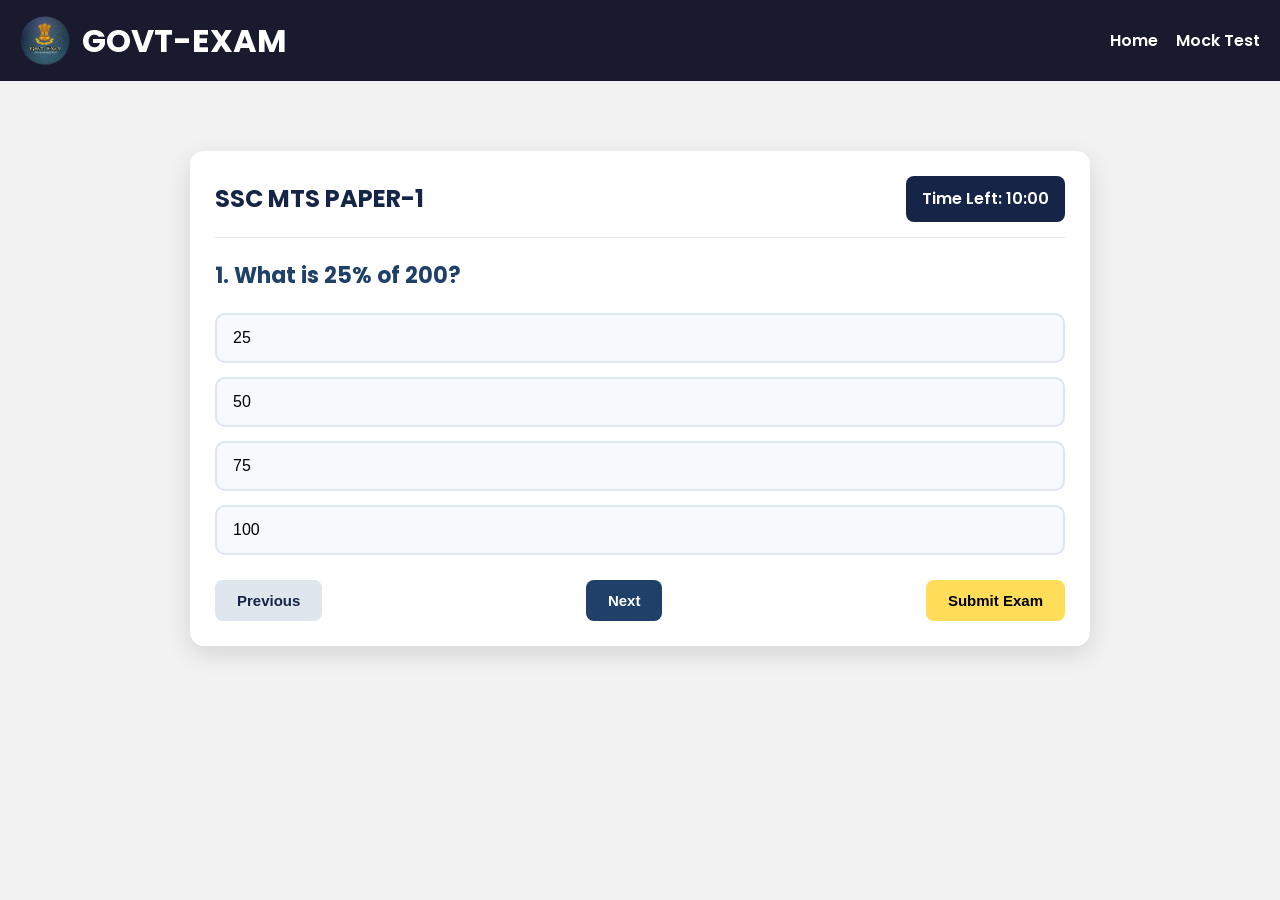
<file: exam.html>
<!DOCTYPE html>
<html lang="en">
<head>
  <meta charset="UTF-8" />
  <meta name="viewport" content="width=device-width, initial-scale=1.0" />
  <title>Mock Test Exam</title>
  <link rel="stylesheet" href="style.css" />
  <link
    href="https://fonts.googleapis.com/css2?family=Poppins:wght@400;600;700&display=swap"
    rel="stylesheet"
  />
</head>
<body>
  <header>
    <div class="logo">
      <img src="images/logo.png" alt="GOVT EXAM Logo" class="site-logo" />
      <h1>GOVT-EXAM</h1>
    </div>

    <nav>
      <a href="index.html">Home</a>
      <a href="index.html#mock-test">Mock Test</a>
    </nav>
  </header>

  <section class="exam-page">
    <div class="exam-card">
      <div class="exam-topbar">
        <div class="exam-title" id="examName">Mock Test</div>
        <div class="exam-timer" id="timer">Time Left: 10:00</div>
      </div>

      <div class="question-box">
        <h2 id="questionText">Question will appear here</h2>
        <div class="options-list" id="optionsList"></div>
      </div>

      <div class="exam-controls">
        <button class="exam-btn prev-btn" id="prevBtn">Previous</button>
        <button class="exam-btn next-btn" id="nextBtn">Next</button>
        <button class="exam-btn submit-btn" id="submitBtn">Submit Exam</button>
      </div>

      <div class="result-box" id="resultBox">
        <h3>Exam Submitted Successfully</h3>
        <p id="scoreText"></p>
      </div>
    </div>
  </section>

  <script>
    const params = new URLSearchParams(window.location.search);
    const exam = params.get("exam") || "ssc-mts-paper-1";
    const lang = params.get("lang") || "english";

    const examNames = {
      "ssc-mts-paper-1": "SSC MTS PAPER-1",
      "ssc-mts-paper-2": "SSC MTS PAPER-2",
      "ssc-mts-gk": "SSC MTS GK",
      "ssc-mts-reasoning": "SSC MTS REASONING",
      "ssc-mts-math": "SSC MTS MATH",

      "ssc-chsl-paper-1": "SSC CHSL PAPER-1",
      "ssc-chsl-paper-2": "SSC CHSL PAPER-2",
      "ssc-chsl-gk": "SSC CHSL GK",
      "ssc-chsl-reasoning": "SSC CHSL REASONING",
      "ssc-chsl-math": "SSC CHSL MATH",

      "ssc-gd-paper-1": "SSC GD PAPER-1",
      "ssc-gd-gk": "SSC GD GK",
      "ssc-gd-reasoning": "SSC GD REASONING",
      "ssc-gd-math": "SSC GD MATH",

      "ssc-cgl-tier-1": "SSC CGL TIER-1",
      "ssc-cgl-tier-2": "SSC CGL TIER-2",
      "ssc-cgl-gk": "SSC CGL GK",
      "ssc-cgl-reasoning": "SSC CGL REASONING",
      "ssc-cgl-math": "SSC CGL MATH",

      "rrb-ntpc-cbt-1": "RRB NTPC CBT-1",
      "rrb-ntpc-cbt-2": "RRB NTPC CBT-2",
      "rrb-ntpc-gk": "RRB NTPC GK",
      "rrb-ntpc-reasoning": "RRB NTPC REASONING",
      "rrb-ntpc-math": "RRB NTPC MATH",

      "group-d-paper-1": "GROUP D PAPER-1",
      "group-d-gk": "GROUP D GK",
      "group-d-reasoning": "GROUP D REASONING",
      "group-d-math": "GROUP D MATH"
    };

    document.getElementById("examName").innerText = examNames[exam] || "Mock Test";

    const sampleQuestions = [
      {
        english: {
          question: "What is 25% of 200?",
          options: ["25", "50", "75", "100"],
          answer: "50"
        },
        hindi: {
          question: "200 का 25% कितना होगा?",
          options: ["25", "50", "75", "100"],
          answer: "50"
        }
      },
      {
        english: {
          question: "Which is the national animal of India?",
          options: ["Lion", "Tiger", "Elephant", "Leopard"],
          answer: "Tiger"
        },
        hindi: {
          question: "भारत का राष्ट्रीय पशु कौन है?",
          options: ["शेर", "बाघ", "हाथी", "तेंदुआ"],
          answer: "बाघ"
        }
      },
      {
        english: {
          question: "5 + 7 × 2 = ?",
          options: ["24", "19", "26", "14"],
          answer: "19"
        },
        hindi: {
          question: "5 + 7 × 2 = ?",
          options: ["24", "19", "26", "14"],
          answer: "19"
        }
      },
      {
        english: {
          question: "How many days are there in a week?",
          options: ["5", "6", "7", "8"],
          answer: "7"
        },
        hindi: {
          question: "एक सप्ताह में कितने दिन होते हैं?",
          options: ["5", "6", "7", "8"],
          answer: "7"
        }
      },
      {
        english: {
          question: "Which planet is known as the Red Planet?",
          options: ["Earth", "Mars", "Venus", "Jupiter"],
          answer: "Mars"
        },
        hindi: {
          question: "कौन सा ग्रह लाल ग्रह कहलाता है?",
          options: ["पृथ्वी", "मंगल", "शुक्र", "बृहस्पति"],
          answer: "मंगल"
        }
      }
    ];

    let currentQuestion = 0;
    let selectedAnswers = new Array(sampleQuestions.length).fill(null);

    const questionText = document.getElementById("questionText");
    const optionsList = document.getElementById("optionsList");
    const prevBtn = document.getElementById("prevBtn");
    const nextBtn = document.getElementById("nextBtn");
    const submitBtn = document.getElementById("submitBtn");
    const resultBox = document.getElementById("resultBox");
    const scoreText = document.getElementById("scoreText");

    function renderQuestion() {
      const data = sampleQuestions[currentQuestion][lang] || sampleQuestions[currentQuestion]["english"];
      questionText.innerText = `${currentQuestion + 1}. ${data.question}`;
      optionsList.innerHTML = "";

      data.options.forEach((option) => {
        const btn = document.createElement("button");
        btn.className = "option-btn";
        btn.innerText = option;

        if (selectedAnswers[currentQuestion] === option) {
          btn.classList.add("selected");
        }

        btn.addEventListener("click", function () {
          selectedAnswers[currentQuestion] = option;
          renderQuestion();
        });

        optionsList.appendChild(btn);
      });
    }

    prevBtn.addEventListener("click", function () {
      if (currentQuestion > 0) {
        currentQuestion--;
        renderQuestion();
      }
    });

    nextBtn.addEventListener("click", function () {
      if (currentQuestion < sampleQuestions.length - 1) {
        currentQuestion++;
        renderQuestion();
      }
    });

    submitBtn.addEventListener("click", function () {
      let score = 0;

      sampleQuestions.forEach((q, index) => {
        const data = q[lang] || q["english"];
        if (selectedAnswers[index] === data.answer) {
          score++;
        }
      });

      resultBox.style.display = "block";
      scoreText.innerText = `Your Score: ${score} / ${sampleQuestions.length}`;
      window.scrollTo({ top: document.body.scrollHeight, behavior: "smooth" });
    });

    let timeLeft = 600;
    const timer = document.getElementById("timer");

    const countdown = setInterval(() => {
      const minutes = Math.floor(timeLeft / 60);
      const seconds = timeLeft % 60;
      timer.innerText = `Time Left: ${minutes}:${seconds < 10 ? "0" : ""}${seconds}`;

      if (timeLeft <= 0) {
        clearInterval(countdown);
        submitBtn.click();
      }

      timeLeft--;
    }, 1000);

    renderQuestion();
  </script>
</body>
</html>
</file>
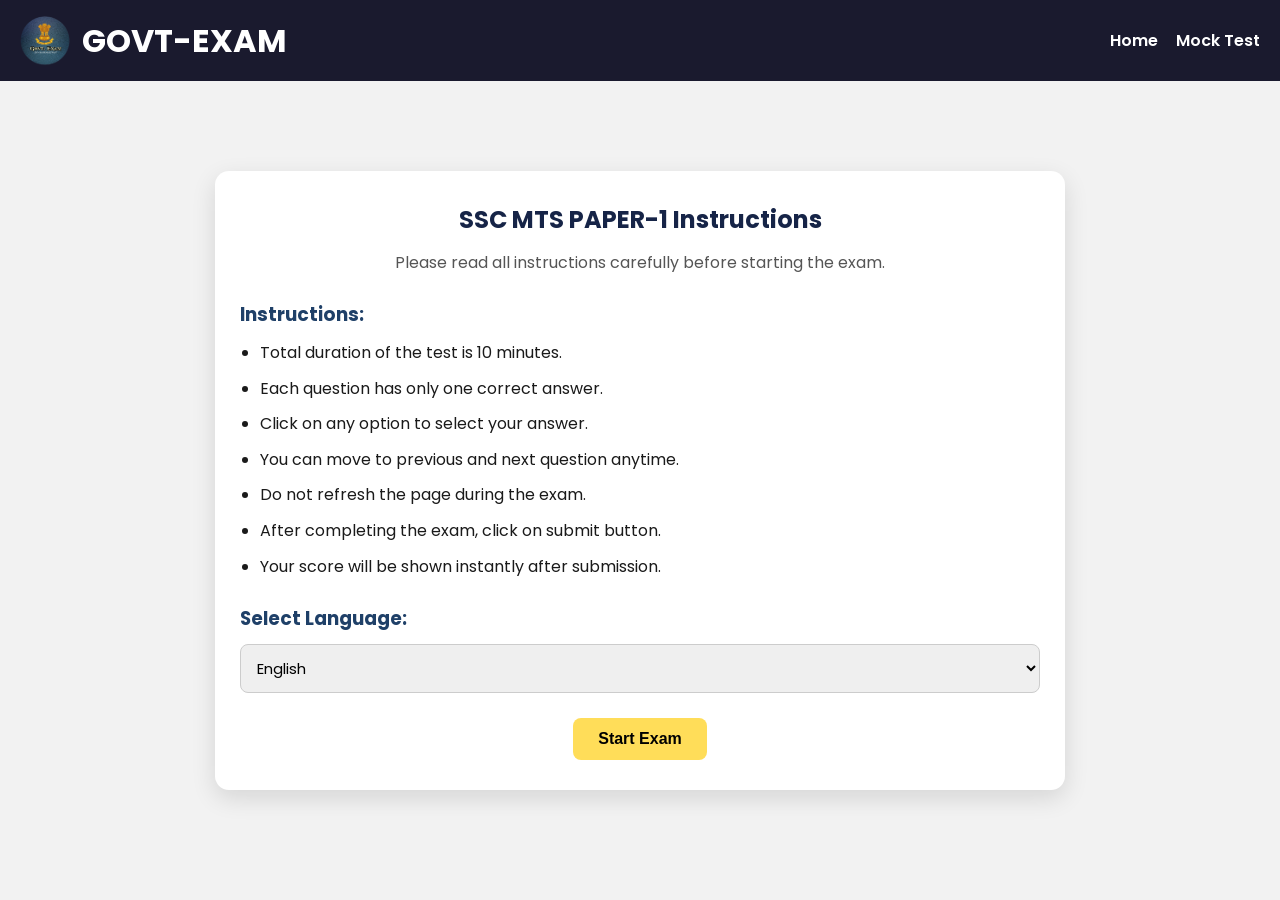
<file: instructions.html>
<!DOCTYPE html>
<html lang="en">
<head>
  <meta charset="UTF-8" />
  <meta name="viewport" content="width=device-width, initial-scale=1.0" />
  <title>Mock Test Instructions</title>
  <link rel="stylesheet" href="style.css" />
  <link
    href="https://fonts.googleapis.com/css2?family=Poppins:wght@400;600;700&display=swap"
    rel="stylesheet"
  />
</head>
<body>
  <header>
    <div class="logo">
      <img src="images/logo.png" alt="GOVT EXAM Logo" class="site-logo" />
      <h1>GOVT-EXAM</h1>
    </div>

    <nav>
      <a href="index.html">Home</a>
      <a href="index.html#mock-test">Mock Test</a>
    </nav>
  </header>

  <section class="instruction-page">
    <div class="instruction-card">
      <h1 id="examTitle">Mock Test Instructions</h1>
      <p style="text-align:center; color:#555;">Please read all instructions carefully before starting the exam.</p>

      <h3>Instructions:</h3>
      <ul>
        <li>Total duration of the test is 10 minutes.</li>
        <li>Each question has only one correct answer.</li>
        <li>Click on any option to select your answer.</li>
        <li>You can move to previous and next question anytime.</li>
        <li>Do not refresh the page during the exam.</li>
        <li>After completing the exam, click on submit button.</li>
        <li>Your score will be shown instantly after submission.</li>
      </ul>

      <div class="language-box">
        <h3>Select Language:</h3>
        <select id="languageSelect">
          <option value="english">English</option>
          <option value="hindi">Hindi</option>
        </select>
      </div>

      <div class="start-btn-wrap">
        <button class="hero-btn" id="startExamBtn">Start Exam</button>
      </div>
    </div>
  </section>

  <script>
    const params = new URLSearchParams(window.location.search);
    const exam = params.get("exam") || "ssc-mts-paper-1";

    const examNames = {
      "ssc-mts-paper-1": "SSC MTS PAPER-1 Instructions",
      "ssc-mts-paper-2": "SSC MTS PAPER-2 Instructions",
      "ssc-mts-gk": "SSC MTS GK Instructions",
      "ssc-mts-reasoning": "SSC MTS REASONING Instructions",
      "ssc-mts-math": "SSC MTS MATH Instructions",

      "ssc-chsl-paper-1": "SSC CHSL PAPER-1 Instructions",
      "ssc-chsl-paper-2": "SSC CHSL PAPER-2 Instructions",
      "ssc-chsl-gk": "SSC CHSL GK Instructions",
      "ssc-chsl-reasoning": "SSC CHSL REASONING Instructions",
      "ssc-chsl-math": "SSC CHSL MATH Instructions",

      "ssc-gd-paper-1": "SSC GD PAPER-1 Instructions",
      "ssc-gd-gk": "SSC GD GK Instructions",
      "ssc-gd-reasoning": "SSC GD REASONING Instructions",
      "ssc-gd-math": "SSC GD MATH Instructions",

      "ssc-cgl-tier-1": "SSC CGL TIER-1 Instructions",
      "ssc-cgl-tier-2": "SSC CGL TIER-2 Instructions",
      "ssc-cgl-gk": "SSC CGL GK Instructions",
      "ssc-cgl-reasoning": "SSC CGL REASONING Instructions",
      "ssc-cgl-math": "SSC CGL MATH Instructions",

      "rrb-ntpc-cbt-1": "RRB NTPC CBT-1 Instructions",
      "rrb-ntpc-cbt-2": "RRB NTPC CBT-2 Instructions",
      "rrb-ntpc-gk": "RRB NTPC GK Instructions",
      "rrb-ntpc-reasoning": "RRB NTPC REASONING Instructions",
      "rrb-ntpc-math": "RRB NTPC MATH Instructions",

      "group-d-paper-1": "GROUP D PAPER-1 Instructions",
      "group-d-gk": "GROUP D GK Instructions",
      "group-d-reasoning": "GROUP D REASONING Instructions",
      "group-d-math": "GROUP D MATH Instructions"
    };

    document.getElementById("examTitle").innerText =
      examNames[exam] || "Mock Test Instructions";

    document.getElementById("startExamBtn").addEventListener("click", function () {
      const lang = document.getElementById("languageSelect").value;
      window.location.href = `exam.html?exam=${exam}&lang=${lang}`;
    });
  </script>
</body>
</html>
</file>
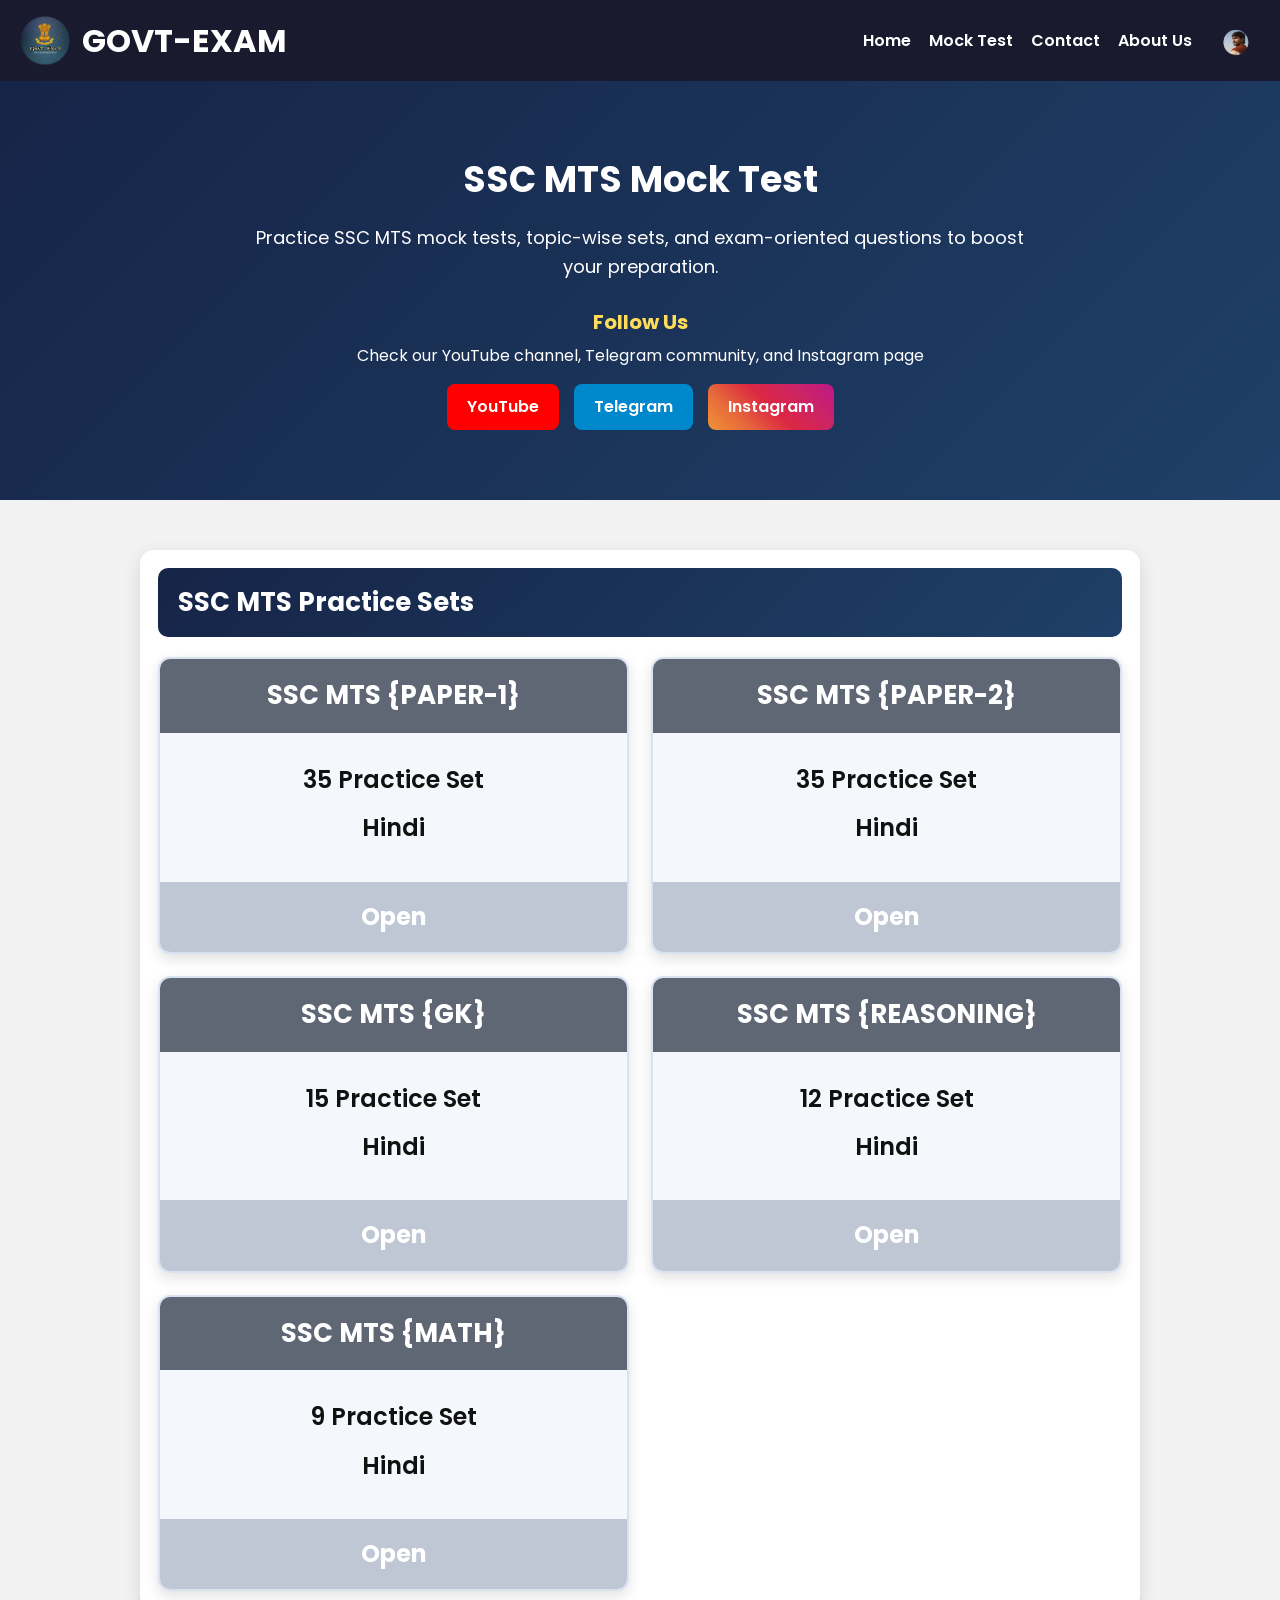
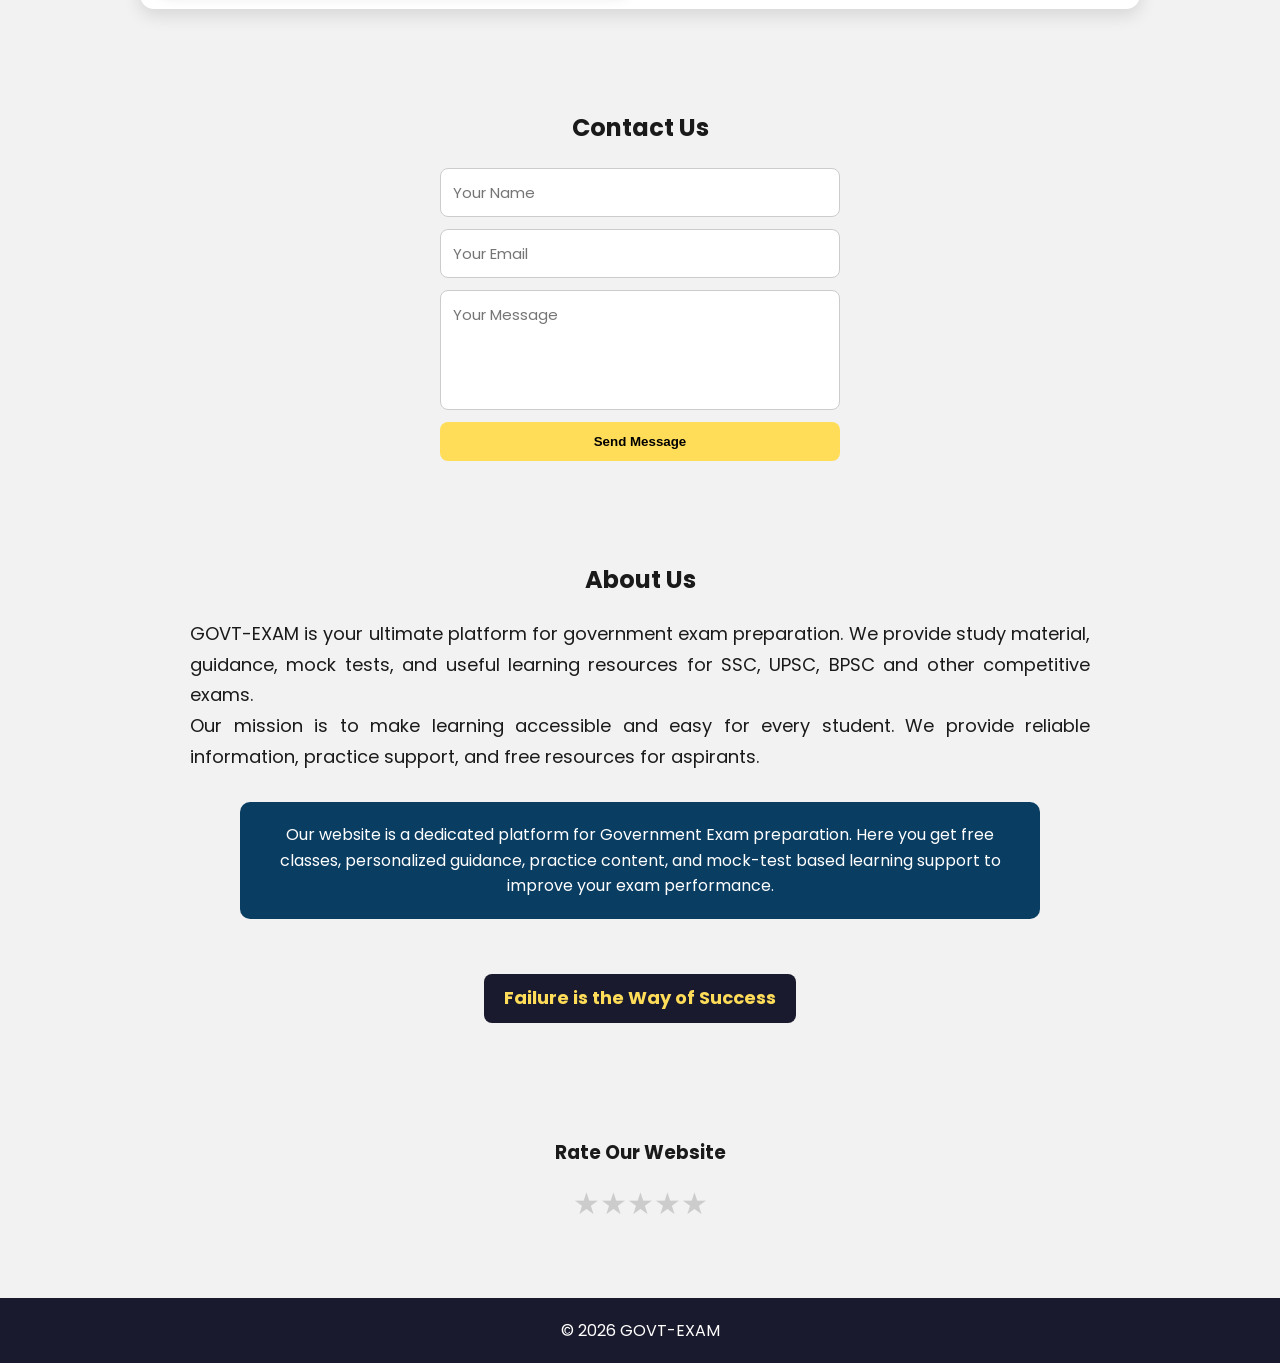
<file: mock-category.html>
<!DOCTYPE html>
<html lang="en">
<head>
  <meta charset="UTF-8" />
  <meta name="viewport" content="width=device-width, initial-scale=1.0" />
  <title>Mock Test Category - GOVT-EXAM</title>

  <meta
    name="description"
    content="Choose mock test practice sets for government exam preparation."
  />

  <link rel="stylesheet" href="style.css" />
  <link
    href="https://fonts.googleapis.com/css2?family=Poppins:wght@400;600;700&display=swap"
    rel="stylesheet"
  />
</head>
<body>
  <header>
    <div class="logo">
      <img src="images/logo.png" alt="GOVT EXAM Logo" class="site-logo" />
      <h1>GOVT-EXAM</h1>
    </div>

    <nav>
      <a href="index.html#home">Home</a>
      <a href="#category-page-section">Mock Test</a>
      <a href="#contact">Contact</a>
      <a href="#about">About Us</a>
      <img src="images/admin.png" alt="Admin Icon" class="header-icon" />
    </nav>
  </header>

  <section id="home" class="hero">
    <div class="hero-content">
      <h2 class="fade-text" id="heroExamTitle">Mock Test Category</h2>

      <p class="fade-text" id="heroExamDesc">
        Practice topic-wise mock tests and improve your exam preparation.
      </p>

      <div class="follow-text fade-text">
        <h3>Follow Us</h3>
        <p>Check our YouTube channel, Telegram community, and Instagram page</p>
      </div>

      <div class="channel-buttons fade-text">
        <a href="https://www.youtube.com/@govt-exam007" target="_blank" class="youtube-btn">YouTube</a>
        <a href="https://t.me/govtexam007" target="_blank" class="telegram-btn">Telegram</a>
        <a href="https://www.instagram.com/radhakrishnasoulz" target="_blank" class="instagram-btn">Instagram</a>
      </div>
    </div>
  </section>

  <section id="category-page-section">
    <div class="mock-wrapper">
      <div class="mock-heading">
        <h2 id="categoryHeading">Practice Sets</h2>
      </div>

      <div class="category-container" id="categoryContainer"></div>
    </div>
  </section>

  <section id="contact">
    <h2>Contact Us</h2>

    <form>
      <input type="text" placeholder="Your Name" required />
      <input type="email" placeholder="Your Email" required />
      <textarea placeholder="Your Message" required></textarea>
      <button type="submit">Send Message</button>
    </form>
  </section>

  <section id="about">
    <h2>About Us</h2>

    <div class="about-container">
      <div class="about-text">
        <p>
          GOVT-EXAM is your ultimate platform for government exam preparation.
          We provide study material, guidance, mock tests, and useful learning
          resources for SSC, UPSC, BPSC and other competitive exams.
        </p>

        <p>
          Our mission is to make learning accessible and easy for every student.
          We provide reliable information, practice support, and free resources
          for aspirants.
        </p>
      </div>
    </div>

    <div class="about-extra">
      <p>
        Our website is a dedicated platform for Government Exam preparation.
        Here you get free classes, personalized guidance, practice content, and
        mock-test based learning support to improve your exam performance.
      </p>
    </div>

    <div class="about-slogan">
      <strong>Failure is the Way of Success</strong>
    </div>
  </section>

  <div class="rating-box">
    <h3>Rate Our Website</h3>

    <div class="star-rating">
      <input type="radio" id="5-stars" name="rating" value="5" />
      <label for="5-stars">★</label>

      <input type="radio" id="4-stars" name="rating" value="4" />
      <label for="4-stars">★</label>

      <input type="radio" id="3-stars" name="rating" value="3" />
      <label for="3-stars">★</label>

      <input type="radio" id="2-stars" name="rating" value="2" />
      <label for="2-stars">★</label>

      <input type="radio" id="1-star" name="rating" value="1" />
      <label for="1-star">★</label>
    </div>

    <p id="rating-msg"></p>
  </div>

  <footer>
    <p>© 2026 GOVT-EXAM</p>
  </footer>

  <script>
    document.addEventListener("DOMContentLoaded", function () {
      const params = new URLSearchParams(window.location.search);
      const exam = params.get("exam") || "ssc-mts";

      const examData = {
        "ssc-mts": {
          title: "SSC MTS Mock Test",
          desc: "Practice SSC MTS mock tests, topic-wise sets, and exam-oriented questions to boost your preparation.",
          heading: "SSC MTS Practice Sets",
          items: [
            { title: "SSC MTS {PAPER-1}", count: "35 Practice Set", lang: "Hindi", slug: "ssc-mts-paper-1" },
            { title: "SSC MTS {PAPER-2}", count: "35 Practice Set", lang: "Hindi", slug: "ssc-mts-paper-2" },
            { title: "SSC MTS {GK}", count: "15 Practice Set", lang: "Hindi", slug: "ssc-mts-gk" },
            { title: "SSC MTS {REASONING}", count: "12 Practice Set", lang: "Hindi", slug: "ssc-mts-reasoning" },
            { title: "SSC MTS {MATH}", count: "9 Practice Set", lang: "Hindi", slug: "ssc-mts-math" }
          ]
        },
        "ssc-chsl": {
          title: "SSC CHSL Mock Test",
          desc: "Practice SSC CHSL mock tests and subject-wise sets for better exam preparation.",
          heading: "SSC CHSL Practice Sets",
          items: [
            { title: "SSC CHSL {PAPER-1}", count: "25 Practice Set", lang: "Hindi", slug: "ssc-chsl-paper-1" },
            { title: "SSC CHSL {PAPER-2}", count: "20 Practice Set", lang: "Hindi", slug: "ssc-chsl-paper-2" },
            { title: "SSC CHSL {GK}", count: "10 Practice Set", lang: "Hindi", slug: "ssc-chsl-gk" },
            { title: "SSC CHSL {REASONING}", count: "10 Practice Set", lang: "Hindi", slug: "ssc-chsl-reasoning" },
            { title: "SSC CHSL {MATH}", count: "10 Practice Set", lang: "Hindi", slug: "ssc-chsl-math" }
          ]
        },
        "ssc-gd": {
          title: "SSC GD Mock Test",
          desc: "Practice SSC GD mock tests and improve your score with exam-oriented sets.",
          heading: "SSC GD Practice Sets",
          items: [
            { title: "SSC GD {PAPER-1}", count: "20 Practice Set", lang: "Hindi", slug: "ssc-gd-paper-1" },
            { title: "SSC GD {GK}", count: "10 Practice Set", lang: "Hindi", slug: "ssc-gd-gk" },
            { title: "SSC GD {REASONING}", count: "10 Practice Set", lang: "Hindi", slug: "ssc-gd-reasoning" },
            { title: "SSC GD {MATH}", count: "10 Practice Set", lang: "Hindi", slug: "ssc-gd-math" }
          ]
        },
        "ssc-cgl": {
          title: "SSC CGL Mock Test",
          desc: "Practice SSC CGL mock tests, paper-wise sets and topic-wise preparation.",
          heading: "SSC CGL Practice Sets",
          items: [
            { title: "SSC CGL {TIER-1}", count: "25 Practice Set", lang: "Hindi", slug: "ssc-cgl-tier-1" },
            { title: "SSC CGL {TIER-2}", count: "20 Practice Set", lang: "Hindi", slug: "ssc-cgl-tier-2" },
            { title: "SSC CGL {GK}", count: "10 Practice Set", lang: "Hindi", slug: "ssc-cgl-gk" },
            { title: "SSC CGL {REASONING}", count: "10 Practice Set", lang: "Hindi", slug: "ssc-cgl-reasoning" },
            { title: "SSC CGL {MATH}", count: "10 Practice Set", lang: "Hindi", slug: "ssc-cgl-math" }
          ]
        },
        "rrb-ntpc": {
          title: "RRB NTPC Mock Test",
          desc: "Practice RRB NTPC mock tests with subject-wise and paper-wise practice sets.",
          heading: "RRB NTPC Practice Sets",
          items: [
            { title: "RRB NTPC {CBT-1}", count: "20 Practice Set", lang: "Hindi", slug: "rrb-ntpc-cbt-1" },
            { title: "RRB NTPC {CBT-2}", count: "20 Practice Set", lang: "Hindi", slug: "rrb-ntpc-cbt-2" },
            { title: "RRB NTPC {GK}", count: "10 Practice Set", lang: "Hindi", slug: "rrb-ntpc-gk" },
            { title: "RRB NTPC {REASONING}", count: "10 Practice Set", lang: "Hindi", slug: "rrb-ntpc-reasoning" },
            { title: "RRB NTPC {MATH}", count: "10 Practice Set", lang: "Hindi", slug: "rrb-ntpc-math" }
          ]
        },
        "group-d": {
          title: "GROUP D Mock Test",
          desc: "Practice GROUP D mock tests and improve your exam performance with practice sets.",
          heading: "GROUP D Practice Sets",
          items: [
            { title: "GROUP D {PAPER-1}", count: "20 Practice Set", lang: "Hindi", slug: "group-d-paper-1" },
            { title: "GROUP D {GK}", count: "10 Practice Set", lang: "Hindi", slug: "group-d-gk" },
            { title: "GROUP D {REASONING}", count: "10 Practice Set", lang: "Hindi", slug: "group-d-reasoning" },
            { title: "GROUP D {MATH}", count: "10 Practice Set", lang: "Hindi", slug: "group-d-math" }
          ]
        }
      };

      const selected = examData[exam] || examData["ssc-mts"];

      document.getElementById("heroExamTitle").innerText = selected.title;
      document.getElementById("heroExamDesc").innerText = selected.desc;
      document.getElementById("categoryHeading").innerText = selected.heading;

      const container = document.getElementById("categoryContainer");

      selected.items.forEach((item) => {
        const box = document.createElement("a");
        box.href = `instructions.html?exam=${item.slug}`;
        box.className = "category-box";

        box.innerHTML = `
          <div class="category-box-top">${item.title}</div>
          <div class="category-box-body">
            <p>${item.count}</p>
            <p>${item.lang}</p>
          </div>
          <div class="category-box-bottom">Open</div>
        `;

        container.appendChild(box);
      });

      const faders = document.querySelectorAll(".fade-text");
      faders.forEach((el, index) => {
        el.style.opacity = "0";
        el.style.transform = "translateY(20px)";
        setTimeout(() => {
          el.style.transition = "all 0.8s ease";
          el.style.opacity = "1";
          el.style.transform = "translateY(0)";
        }, 200 * index);
      });

      const stars = document.querySelectorAll('input[name="rating"]');
      const msg = document.getElementById("rating-msg");

      stars.forEach((star) => {
        star.addEventListener("change", function () {
          localStorage.setItem("websiteRating", this.value);
          msg.innerText = "Thanks for rating " + this.value + " ⭐";
        });
      });

      let saved = localStorage.getItem("websiteRating");
      if (saved) {
        msg.innerText = "You rated this site " + saved + " ⭐";
      }
    });
  </script>
</body>
</html>
</file>
<file: style.css>
/* RESET */
* {
  margin: 0;
  padding: 0;
  box-sizing: border-box;
}

/* GENERAL */
body {
  font-family: 'Poppins', sans-serif;
  background: #f2f2f2;
  text-align: center;
  line-height: 1.6;
  color: #1a1a1a;
}

/* HEADER */
header {
  background: #1a1a2e;
  color: white;
  padding: 15px 20px;
  display: flex;
  justify-content: space-between;
  align-items: center;
  flex-wrap: wrap;
}

.logo {
  display: flex;
  align-items: center;
  gap: 12px;
}

.logo img,
.site-logo {
  width: 50px;
  height: 50px;
  object-fit: cover;
  border-radius: 70%;
}

nav {
  display: flex;
  align-items: center;
  gap: 18px;
  flex-wrap: wrap;
}

nav a {
  color: white;
  text-decoration: none;
  font-weight: 600;
  transition: 0.3s;
}

nav a:hover {
  color: #ffdd59;
}

.header-icon {
  width: 50px;
  height: 50px;
  border-radius: 50%;
  object-fit: cover;
  cursor: pointer;
  transition: 0.3s;
}

.header-icon:hover {
  transform: scale(1.1);
  box-shadow: 0 4px 12px rgba(0, 0, 0, 0.4);
}

/* HERO */
.hero {
  background: linear-gradient(135deg, #162447, #1f4068);
  color: white;
  padding: 70px 20px;
  display: flex;
  justify-content: center;
  align-items: center;
  flex-direction: column;
}

.hero-content {
  max-width: 800px;
}

.hero-content h2 {
  font-size: 36px;
  margin-bottom: 15px;
}

.hero-content p {
  font-size: 18px;
  margin-bottom: 20px;
}

.hero-btn {
  display: inline-block;
  padding: 12px 25px;
  font-size: 16px;
  background: #ffdd59;
  color: black;
  border-radius: 8px;
  text-decoration: none;
  font-weight: 600;
  transition: 0.3s;
  border: none;
  cursor: pointer;
}

.hero-btn:hover {
  transform: scale(1.05);
  box-shadow: 0 8px 20px rgba(0, 0, 0, 0.3);
  background: #ffcc00;
}

.follow-text h3 {
  margin-top: 25px;
  margin-bottom: 5px;
  font-size: 20px;
  color: #ffdd59;
}

.follow-text p {
  font-size: 16px;
  margin-bottom: 15px;
}

.channel-buttons {
  display: flex;
  justify-content: center;
  gap: 15px;
  flex-wrap: wrap;
}

.channel-buttons a {
  padding: 10px 20px;
  border-radius: 8px;
  text-decoration: none;
  color: white;
  font-size: 16px;
  font-weight: 600;
  transition: 0.3s;
}

.youtube-btn {
  background: #ff0000;
}

.youtube-btn:hover {
  transform: scale(1.08);
  box-shadow: 0 8px 20px rgba(0, 0, 0, 0.3);
  background: #cc0000;
}

.telegram-btn {
  background: #0088cc;
}

.telegram-btn:hover {
  transform: scale(1.08);
  box-shadow: 0 8px 20px rgba(0, 0, 0, 0.3);
  background: #0077b6;
}

.instagram-btn {
  background: linear-gradient(45deg, #f09433, #e6683c, #dc2743, #cc2366, #bc1888);
}

.instagram-btn:hover {
  transform: scale(1.08);
  opacity: 0.9;
}

/* FREE MOCK TEST SECTION */
#mock-test {
  padding: 50px 20px 20px;
}

.mock-wrapper {
  max-width: 1000px;
  margin: auto;
  background: #ffffff;
  border-radius: 14px;
  padding: 18px;
  box-shadow: 0 6px 18px rgba(0, 0, 0, 0.12);
}

.mock-heading {
  background: linear-gradient(135deg, #162447, #1f4068);
  color: #fff;
  padding: 14px 20px;
  border-radius: 10px;
  margin-bottom: 20px;
  text-align: left;
}

.mock-heading h2 {
  font-size: 26px;
  margin: 0;
}

.mock-container {
  display: grid;
  grid-template-columns: repeat(3, 1fr);
  gap: 20px;
}

.mock-box {
  background: #f4f7fb;
  color: #162447;
  border: 2px solid #d9e2f0;
  border-radius: 10px;
  min-height: 90px;
  display: flex;
  align-items: center;
  justify-content: center;
  text-align: center;
  padding: 15px;
  font-size: 20px;
  font-weight: 700;
  transition: 0.3s;
  cursor: pointer;
  box-shadow: 0 4px 10px rgba(0, 0, 0, 0.08);
  text-decoration: none;
}

.mock-box:hover {
  transform: translateY(-4px);
  background: #ffdd59;
  color: #000;
  border-color: #ffdd59;
}

/* COURSES */
#course {
  padding: 50px 20px;
}

#course h2 {
  margin-bottom: 10px;
}

.course-container {
  display: grid;
  grid-template-columns: repeat(auto-fit, minmax(220px, 1fr));
  gap: 25px;
  max-width: 1000px;
  margin: 30px auto 0;
}

.course-box {
  background: white;
  padding: 25px;
  border-radius: 12px;
  box-shadow: 0 5px 15px rgba(0, 0, 0, 0.15);
  transition: 0.3s;
}

.course-box:hover {
  transform: translateY(-5px);
}

.course-box img {
  height: 60px;
  object-fit: contain;
  margin-bottom: 15px;
}

.course-box h3 {
  margin-bottom: 10px;
}

.course-box p {
  font-size: 15px;
  color: #444;
}

/* CONTACT */
#contact {
  padding: 50px 20px;
}

#contact h2 {
  margin-bottom: 20px;
}

form {
  display: flex;
  flex-direction: column;
  gap: 12px;
  max-width: 400px;
  margin: auto;
}

input,
textarea,
select {
  padding: 12px;
  border-radius: 8px;
  border: 1px solid #ccc;
  font-family: 'Poppins', sans-serif;
  font-size: 15px;
  width: 100%;
}

textarea {
  resize: none;
  height: 120px;
}

form button {
  padding: 12px;
  background: #ffdd59;
  border: none;
  border-radius: 8px;
  cursor: pointer;
  font-weight: 600;
  transition: 0.3s;
}

form button:hover {
  background: #ffcc00;
  transform: scale(1.05);
}

/* ABOUT */
#about {
  padding: 50px 20px;
}

#about h2 {
  margin-bottom: 20px;
}

.about-container {
  max-width: 1000px;
  margin: auto;
}

.about-text {
  max-width: 900px;
  margin: auto;
  text-align: justify;
  font-size: 18px;
  line-height: 1.7;
}

.about-extra {
  max-width: 800px;
  margin: 30px auto;
  background: #0a3d62;
  color: white;
  padding: 20px;
  border-radius: 10px;
}

.about-slogan {
  display: inline-block;
  margin: 25px auto;
  padding: 10px 20px;
  font-size: 18px;
  font-weight: 600;
  color: #ffdd59;
  background: #1a1a2e;
  border-radius: 8px;
}

/* RATING */
.rating-box {
  text-align: center;
  margin: 20px auto 0;
  padding: 20px;
}

.rating-box h3 {
  margin-bottom: 12px;
}

.star-rating {
  direction: rtl;
  display: inline-flex;
}

.star-rating input {
  display: none;
}

.star-rating label {
  font-size: 30px;
  color: #ccc;
  cursor: pointer;
  transition: 0.3s;
}

.star-rating input:checked ~ label {
  color: gold;
}

.star-rating label:hover,
.star-rating label:hover ~ label {
  color: gold;
}

#rating-msg {
  margin-top: 10px;
  font-weight: bold;
  color: green;
}

/* FOOTER */
footer {
  background: #1a1a2e;
  color: white;
  padding: 20px;
  margin-top: 40px;
}

/* INSTRUCTION PAGE */
.instruction-page {
  padding: 50px 20px;
}

.instruction-card {
  max-width: 850px;
  margin: 40px auto;
  background: #ffffff;
  padding: 30px 25px;
  border-radius: 14px;
  box-shadow: 0 8px 24px rgba(0, 0, 0, 0.12);
  text-align: left;
}

.instruction-card h1 {
  color: #162447;
  margin-bottom: 10px;
  text-align: center;
}

.instruction-card h3 {
  margin: 25px 0 10px;
  color: #1f4068;
}

.instruction-card ul {
  padding-left: 20px;
}

.instruction-card ul li {
  margin-bottom: 10px;
}

.language-box {
  margin-top: 25px;
}

.start-btn-wrap {
  margin-top: 25px;
  text-align: center;
}

/* EXAM PAGE */
.exam-page {
  padding: 40px 20px;
}

.exam-card {
  max-width: 900px;
  margin: 30px auto;
  background: #ffffff;
  border-radius: 14px;
  box-shadow: 0 8px 24px rgba(0, 0, 0, 0.12);
  padding: 25px;
  text-align: left;
}

.exam-topbar {
  display: flex;
  justify-content: space-between;
  gap: 15px;
  align-items: center;
  flex-wrap: wrap;
  margin-bottom: 20px;
  border-bottom: 1px solid #e5e5e5;
  padding-bottom: 15px;
}

.exam-title {
  font-size: 24px;
  font-weight: 700;
  color: #162447;
}

.exam-timer {
  background: #162447;
  color: #fff;
  padding: 10px 16px;
  border-radius: 8px;
  font-weight: 600;
}

.question-box h2 {
  font-size: 22px;
  margin-bottom: 20px;
  color: #1f4068;
}

.options-list {
  display: grid;
  gap: 14px;
}

.option-btn {
  width: 100%;
  text-align: left;
  background: #f7f9fc;
  border: 2px solid #dce5f0;
  border-radius: 10px;
  padding: 14px 16px;
  font-size: 16px;
  cursor: pointer;
  transition: 0.3s;
}

.option-btn:hover {
  background: #eef4fb;
}

.option-btn.selected {
  background: #ffefab;
  border-color: #ffcc00;
}

.exam-controls {
  display: flex;
  justify-content: space-between;
  gap: 12px;
  flex-wrap: wrap;
  margin-top: 25px;
}

.exam-btn {
  padding: 12px 22px;
  border: none;
  border-radius: 8px;
  font-size: 15px;
  font-weight: 600;
  cursor: pointer;
  transition: 0.3s;
}

.prev-btn {
  background: #dfe6ee;
  color: #162447;
}

.next-btn {
  background: #1f4068;
  color: #ffffff;
}

.submit-btn {
  background: #ffdd59;
  color: #000;
}

.exam-btn:hover {
  transform: translateY(-2px);
}

.result-box {
  margin-top: 25px;
  background: #f4f9f4;
  border: 1px solid #cfe8cf;
  border-radius: 10px;
  padding: 18px;
  display: none;
}

.result-box h3 {
  color: #1d6b2d;
  margin-bottom: 8px;
}

/* ANIMATION */
.fade-text {
  opacity: 0;
  transform: translateY(20px);
  transition: all 1s ease;
}

/* MOBILE */
@media (max-width: 768px) {
  header {
    flex-direction: column;
    gap: 10px;
  }

  nav {
    flex-direction: column;
    gap: 10px;
  }

  .hero-content h2 {
    font-size: 28px;
  }

  .hero-content p {
    font-size: 16px;
  }

  .hero-btn {
    width: 80%;
  }

  .mock-container {
    grid-template-columns: 1fr;
  }

  .mock-heading h2 {
    font-size: 22px;
  }

  .mock-box {
    font-size: 18px;
    min-height: 75px;
  }

  .course-container {
    grid-template-columns: 1fr;
  }

  .about-text {
    font-size: 16px;
  }

  .channel-buttons {
    flex-direction: column;
    align-items: center;
  }

  .instruction-card {
    padding: 22px 16px;
  }

  .exam-title {
    font-size: 20px;
  }

  .question-box h2 {
    font-size: 18px;
  }

  .exam-controls {
    flex-direction: column;
  }

  .exam-btn {
    width: 100%;
  }
}
/* SSC MTS PAGE */
#mts-sets {
  padding: 50px 20px;
}

.mts-container {
  display: grid;
  grid-template-columns: repeat(2, 1fr);
  gap: 22px;
}

.mts-box {
  display: block;
  text-decoration: none;
  background: #f7f9fc;
  border: 2px solid #d9e2f0;
  border-radius: 12px;
  overflow: hidden;
  box-shadow: 0 5px 14px rgba(0, 0, 0, 0.12);
  transition: 0.3s;
}

.mts-box:hover {
  transform: translateY(-4px);
  box-shadow: 0 8px 18px rgba(0, 0, 0, 0.16);
}

.mts-box-top {
  background: #5f6775;
  color: #ffffff;
  font-size: 26px;
  font-weight: 700;
  text-align: center;
  padding: 16px 12px;
}

.mts-box-body {
  padding: 28px 15px 24px;
  text-align: center;
  color: #111;
  background: #f4f7fb;
}

.mts-box-body p {
  font-size: 28px;
  font-weight: 600;
  margin-bottom: 10px;
}

.mts-box-bottom {
  background: #bfc7d4;
  color: #ffffff;
  text-align: center;
  padding: 16px 12px;
  font-size: 28px;
  font-weight: 700;
}

.mts-box:hover .mts-box-bottom {
  background: #1f4068;
}

/* MOBILE */
@media (max-width: 768px) {
  .mts-container {
    grid-template-columns: 1fr;
  }

  .mts-box-top {
    font-size: 20px;
    padding: 14px 10px;
  }

  .mts-box-body {
    padding: 20px 12px 18px;
  }

  .mts-box-body p {
    font-size: 20px;
  }

  .mts-box-bottom {
    font-size: 22px;
    padding: 14px 10px;
  }
}
/* FREE MOCK TEST SECTION */
#mock-test {
  padding: 50px 20px 20px;
}

.mock-wrapper {
  max-width: 1000px;
  margin: auto;
  background: #ffffff;
  border-radius: 14px;
  padding: 18px;
  box-shadow: 0 6px 18px rgba(0, 0, 0, 0.12);
}

.mock-heading {
  background: linear-gradient(135deg, #162447, #1f4068);
  color: #fff;
  padding: 14px 20px;
  border-radius: 10px;
  margin-bottom: 20px;
  text-align: left;
}

.mock-heading h2 {
  font-size: 26px;
  margin: 0;
}

.mock-container {
  display: grid;
  grid-template-columns: repeat(3, 1fr);
  gap: 20px;
}

.mock-box {
  background: #f4f7fb;
  color: #162447;
  border: 2px solid #d9e2f0;
  border-radius: 10px;
  min-height: 90px;
  display: flex;
  align-items: center;
  justify-content: center;
  text-align: center;
  padding: 15px;
  font-size: 20px;
  font-weight: 700;
  transition: 0.3s;
  cursor: pointer;
  box-shadow: 0 4px 10px rgba(0, 0, 0, 0.08);
  text-decoration: none;
}

.mock-box:hover {
  transform: translateY(-4px);
  background: #ffdd59;
  color: #000;
  border-color: #ffdd59;
}

/* CATEGORY PAGE */
#category-page-section {
  padding: 50px 20px;
}

.category-container {
  display: grid;
  grid-template-columns: repeat(2, 1fr);
  gap: 22px;
}

.category-box {
  display: block;
  text-decoration: none;
  background: #f7f9fc;
  border: 2px solid #d9e2f0;
  border-radius: 12px;
  overflow: hidden;
  box-shadow: 0 5px 14px rgba(0, 0, 0, 0.12);
  transition: 0.3s;
}

.category-box:hover {
  transform: translateY(-4px);
  box-shadow: 0 8px 18px rgba(0, 0, 0, 0.16);
}

.category-box-top {
  background: #5f6775;
  color: #ffffff;
  font-size: 26px;
  font-weight: 700;
  text-align: center;
  padding: 16px 12px;
}

.category-box-body {
  padding: 28px 15px 24px;
  text-align: center;
  color: #111;
  background: #f4f7fb;
}

.category-box-body p {
  font-size: 24px;
  font-weight: 600;
  margin-bottom: 10px;
}

.category-box-bottom {
  background: #bfc7d4;
  color: #ffffff;
  text-align: center;
  padding: 16px 12px;
  font-size: 24px;
  font-weight: 700;
}

.category-box:hover .category-box-bottom {
  background: #1f4068;
}

/* INSTRUCTION PAGE */
.instruction-page {
  padding: 50px 20px;
}

.instruction-card {
  max-width: 850px;
  margin: 40px auto;
  background: #ffffff;
  padding: 30px 25px;
  border-radius: 14px;
  box-shadow: 0 8px 24px rgba(0, 0, 0, 0.12);
  text-align: left;
}

.instruction-card h1 {
  color: #162447;
  margin-bottom: 10px;
  text-align: center;
}

.instruction-card h3 {
  margin: 25px 0 10px;
  color: #1f4068;
}

.instruction-card ul {
  padding-left: 20px;
}

.instruction-card ul li {
  margin-bottom: 10px;
}

.language-box {
  margin-top: 25px;
}

.start-btn-wrap {
  margin-top: 25px;
  text-align: center;
}

/* EXAM PAGE */
.exam-page {
  padding: 40px 20px;
}

.exam-card {
  max-width: 900px;
  margin: 30px auto;
  background: #ffffff;
  border-radius: 14px;
  box-shadow: 0 8px 24px rgba(0, 0, 0, 0.12);
  padding: 25px;
  text-align: left;
}

.exam-topbar {
  display: flex;
  justify-content: space-between;
  gap: 15px;
  align-items: center;
  flex-wrap: wrap;
  margin-bottom: 20px;
  border-bottom: 1px solid #e5e5e5;
  padding-bottom: 15px;
}

.exam-title {
  font-size: 24px;
  font-weight: 700;
  color: #162447;
}

.exam-timer {
  background: #162447;
  color: #fff;
  padding: 10px 16px;
  border-radius: 8px;
  font-weight: 600;
}

.question-box h2 {
  font-size: 22px;
  margin-bottom: 20px;
  color: #1f4068;
}

.options-list {
  display: grid;
  gap: 14px;
}

.option-btn {
  width: 100%;
  text-align: left;
  background: #f7f9fc;
  border: 2px solid #dce5f0;
  border-radius: 10px;
  padding: 14px 16px;
  font-size: 16px;
  cursor: pointer;
  transition: 0.3s;
}

.option-btn:hover {
  background: #eef4fb;
}

.option-btn.selected {
  background: #ffefab;
  border-color: #ffcc00;
}

.exam-controls {
  display: flex;
  justify-content: space-between;
  gap: 12px;
  flex-wrap: wrap;
  margin-top: 25px;
}

.exam-btn {
  padding: 12px 22px;
  border: none;
  border-radius: 8px;
  font-size: 15px;
  font-weight: 600;
  cursor: pointer;
  transition: 0.3s;
}

.prev-btn {
  background: #dfe6ee;
  color: #162447;
}

.next-btn {
  background: #1f4068;
  color: #ffffff;
}

.submit-btn {
  background: #ffdd59;
  color: #000;
}

.exam-btn:hover {
  transform: translateY(-2px);
}

.result-box {
  margin-top: 25px;
  background: #f4f9f4;
  border: 1px solid #cfe8cf;
  border-radius: 10px;
  padding: 18px;
  display: none;
}

.result-box h3 {
  color: #1d6b2d;
  margin-bottom: 8px;
}

/* MOBILE */
@media (max-width: 768px) {
  .mock-container {
    grid-template-columns: 1fr;
  }

  .mock-heading h2 {
    font-size: 22px;
  }

  .mock-box {
    font-size: 18px;
    min-height: 75px;
  }

  .category-container {
    grid-template-columns: 1fr;
  }

  .category-box-top {
    font-size: 20px;
    padding: 14px 10px;
  }

  .category-box-body {
    padding: 20px 12px 18px;
  }

  .category-box-body p {
    font-size: 20px;
  }

  .category-box-bottom {
    font-size: 22px;
    padding: 14px 10px;
  }

  .instruction-card {
    padding: 22px 16px;
  }

  .exam-title {
    font-size: 20px;
  }

  .question-box h2 {
    font-size: 18px;
  }

  .exam-controls {
    flex-direction: column;
  }

  .exam-btn {
    width: 100%;
  }
}
</file>
